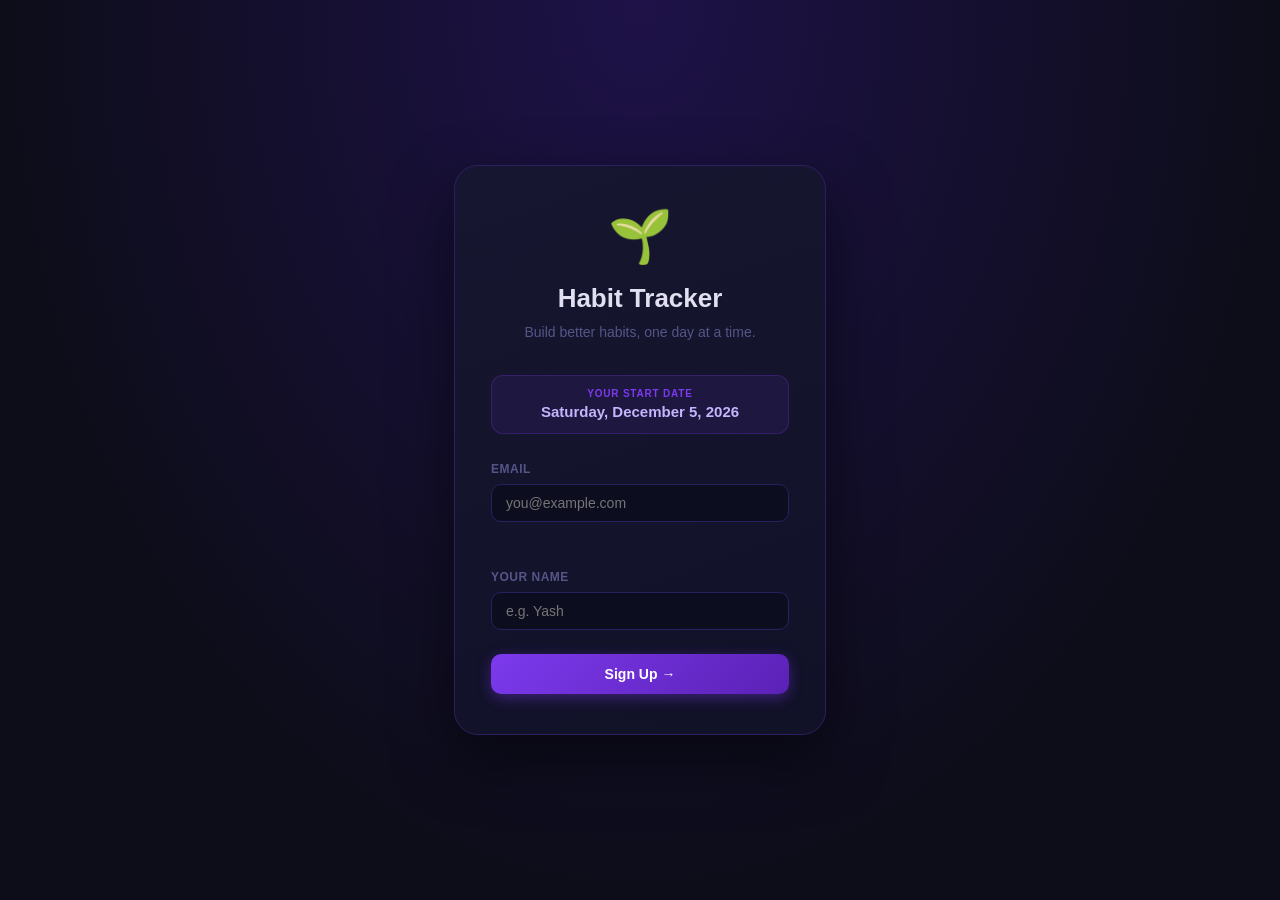
<file: index.html>
<!DOCTYPE html>
<html lang="en">

  <head>
    <meta charset="UTF-8" />
    <meta name="viewport" content="width=device-width, initial-scale=1.0" />
    <title>Habit Tracker</title>
    <link rel="stylesheet" href="style.css" />
  </head>

  <body>

    <!-- ── TOP HEADER ── -->
    <header class="top-header">

      <!-- Row 1: centred quote + profile button anchored top-right -->
      <div class="header-top-row">
        <p class="motivation-quote">Loading quote...</p>
        <button class="profile-btn" id="profile-btn">P</button>
      </div>

      <!-- Row 2: navigation tabs -->
      <nav class="main-nav">
        <button class="nav-btn active-nav" data-section="home">Home</button>
        <button class="nav-btn" data-section="graphs">Graphs</button>
        <button class="nav-btn" data-section="achievements">Achievements</button>
      </nav>

    </header>

    <!-- ── MAIN CONTENT ── -->
    <main>

      <!-- HOME -->
      <section class="page-section" id="home">

        <div class="dot-grid-wrapper">
          <div class="dot-grid-header">
            <span class="dot-grid-title">90-Day Overview</span>
            <div class="dot-legend">
              <span class="legend-item"><span class="legend-dot green"></span>All done</span>
              <span class="legend-item"><span class="legend-dot yellow"></span>Partial</span>
              <span class="legend-item"><span class="legend-dot red"></span>Missed</span>
              <span class="legend-item"><span class="legend-dot future"></span>Future</span>
            </div>
          </div>
          <div class="dot-grid" id="dot-grid"></div>
        </div>

        <div class="progress-section">
          <div class="progress-text">
            <div class="progress-count">0 / 0</div>
            <div class="progress-sublabel">Today's habits done</div>
          </div>
          <div class="progress-bar-wrap">
            <div class="progress-bar-bg">
              <div class="progress-bar-fill" style="width: 0%"></div>
            </div>
            <div class="progress-percent">0%</div>
          </div>
        </div>

        <!-- Date switcher -->
        <div class="date-switcher">
          <button class="date-nav-btn" id="prev-date">&#8249;</button>
          <div class="date-display">
            <span id="active-date-label">Today</span>
            <span id="active-date-value"></span>
          </div>
          <button class="date-nav-btn" id="next-date">&#8250;</button>
          <button class="back-to-today hidden" id="back-to-today">Back to Today</button>
        </div>

        <form class="add-habit-form">
          <input type="text" placeholder="Add a new habit..." />
          <button type="submit">+ Add</button>
        </form>

        <div class="habits-list"></div>
      </section>

      <!-- GRAPHS -->
      <section class="page-section hidden" id="graphs">
        <h2 class="section-title">Graphs</h2>
        <div class="graphs-content" id="graphs-content"></div>
      </section>

      <!-- ACHIEVEMENTS -->
      <section class="page-section hidden" id="achievements">
        <h2 class="section-title">Achievements</h2>
        <div class="achievements-content" id="achievements-content"></div>
      </section>

    </main>

    <!-- ── WELCOME MODAL (first-time users) ── -->
    <div class="modal-overlay hidden" id="welcome-modal">
      <div class="modal">
        <div class="modal-header">
          <h3>Welcome aboard! 🌱</h3>
        </div>
        <div class="modal-body">
          <p class="welcome-msg">
            You're all set! Today is your tracking start date.
            Add your first habit using the input below.
          </p>
          <button class="modal-save" id="welcome-close">Let's go →</button>
        </div>
      </div>
    </div>

    <!-- ── ADD HABIT MODAL (opens before habit is created) ── -->
    <div class="modal-overlay hidden" id="add-habit-modal">
      <div class="modal">
        <div class="modal-header">
          <h3>New Habit</h3>
          <button class="modal-close" id="add-habit-modal-close">&#10005;</button>
        </div>
        <div class="modal-body">

          <label class="modal-label">Habit Name</label>
          <input class="modal-input" id="new-habit-name" type="text" placeholder="e.g. Morning run" />

          <div class="modal-row">
            <div class="modal-field">
              <label class="modal-label">Start Date</label>
              <input class="modal-input" id="new-habit-start" type="date" />
            </div>
            <div class="modal-field">
              <label class="modal-label">Goal Date (optional)</label>
              <input class="modal-input" id="new-habit-goal" type="date" />
            </div>
          </div>

          <label class="modal-label">Description (optional)</label>
          <textarea class="modal-input modal-textarea" id="new-habit-desc"
                    placeholder="What is this habit about?"></textarea>

          <button class="modal-save" id="new-habit-save">Add Habit</button>

        </div>
      </div>
    </div>

    <!-- ── PROFILE MODAL ── -->
    <div class="modal-overlay hidden" id="profile-modal">
      <div class="modal">
        <div class="modal-header">
          <h3>Profile</h3>
          <button class="modal-close" id="profile-modal-close">&#10005;</button>
        </div>
        <div class="modal-body">

          <label class="modal-label">Your Name</label>
          <input class="modal-input" id="profile-name" type="text" placeholder="Enter your name" />

          <!-- Email is read-only — it's the user's unique key -->
          <label class="modal-label">Email</label>
          <input class="modal-input" id="profile-email" type="email" readonly
                 style="opacity:0.5;cursor:not-allowed" />

          <label class="modal-label">Date of Birth</label>
          <input class="modal-input" id="profile-dob" type="date" />

          <label class="modal-label">Bio</label>
          <textarea class="modal-input modal-textarea" id="profile-bio"
                    placeholder="A little about yourself..."></textarea>

          <!-- Member since — read-only, set from user's startDate -->
          <div class="profile-since" id="profile-since"></div>

          <button class="modal-save" id="profile-modal-save">Save Changes</button>
          <button class="modal-danger" id="profile-logout">Log Out</button>

        </div>
      </div>
    </div>

    <!-- ── HABIT DETAIL MODAL ── -->
    <div class="modal-overlay hidden" id="habit-modal">
      <div class="modal modal-wide">
        <div class="modal-header">
          <h3 id="habit-modal-title">Habit Detail</h3>
          <button class="modal-close" id="habit-modal-close">&#10005;</button>
        </div>
        <div class="modal-body">

          <label class="modal-label">Description</label>
          <textarea class="modal-input modal-textarea" id="habit-desc"
                    placeholder="What is this habit about?"></textarea>

          <div class="modal-row">
            <div class="modal-field">
              <label class="modal-label">Start Date</label>
              <input class="modal-input" id="habit-start-date" type="date" />
            </div>
            <div class="modal-field">
              <label class="modal-label">Goal Date</label>
              <input class="modal-input" id="habit-goal-date" type="date" />
            </div>
          </div>

          <div class="modal-toggle-row">
            <span class="modal-label" style="margin-bottom:0">Reminder</span>
            <label class="toggle-switch">
              <input type="checkbox" id="habit-reminder-toggle" />
              <span class="toggle-slider"></span>
            </label>
          </div>

          <div class="reminder-time-section hidden" id="reminder-time-section">
            <label class="modal-label">Reminder Time</label>
            <select class="modal-input modal-select" id="habit-reminder-time">
              <option value="06:00">6:00 AM — Early bird</option>
              <option value="08:00">8:00 AM — Morning</option>
              <option value="12:00">12:00 PM — Midday</option>
              <option value="18:00">6:00 PM — Evening</option>
              <option value="21:00">9:00 PM — Night</option>
            </select>
          </div>

          <!-- Individual habit dot pattern — label and content set by JS -->
          <div class="habit-detail-dots-label" id="habit-detail-dots-label">Progress</div>
          <div class="habit-detail-dots" id="habit-detail-dots"></div>

          <button class="modal-save" id="habit-modal-save">Save Changes</button>

        </div>
      </div>
    </div>

    <script src="script.js"></script>

  </body>

</html>
</file>
<file: style.css>
/* ── Reset & Base ── */
* {
  margin: 0;
  padding: 0;
  box-sizing: border-box;
}

body {
  font-family: 'Segoe UI', sans-serif;
  background-color: #0d0d1a;
  color: #e0e0f0;
  min-height: 100vh;
}

.hidden {
  display: none !important;
}

/* ════════════════════════════════════════
   LOGIN PAGE
════════════════════════════════════════ */
body.login-page {
  display: flex;
  align-items: center;
  justify-content: center;
  background: radial-gradient(ellipse at 50% 0%, #1e1248 0%, #0d0d1a 70%);
}

.login-container {
  width: 100%;
  max-width: 420px;
  padding: 24px;
}

.login-card {
  background: linear-gradient(160deg, #161630, #111128);
  border: 1px solid #2a2060;
  border-radius: 24px;
  padding: 40px 36px;
  text-align: center;
  box-shadow: 0 24px 60px rgba(0,0,0,0.5);
}

.login-logo {
  font-size: 52px;
  display: block;
  margin-bottom: 16px;
}

.login-title {
  font-size: 26px;
  font-weight: 700;
  color: #e0e0f0;
  margin-bottom: 8px;
}

.login-subtitle {
  font-size: 14px;
  color: #555588;
  margin-bottom: 32px;
  line-height: 1.5;
}

.login-form {
  text-align: left;
}

.login-submit {
  margin-top: 8px;
}

.login-date-box {
  background: rgba(124, 58, 237, 0.1);
  border: 1px solid rgba(124, 58, 237, 0.25);
  border-radius: 12px;
  padding: 12px 18px;
  margin-bottom: 28px;
  text-align: center;
}

.login-date-chip {
  display: block;
  font-size: 10px;
  font-weight: 600;
  text-transform: uppercase;
  letter-spacing: 0.8px;
  color: #7c3aed;
  margin-bottom: 4px;
}

.login-date-value {
  font-size: 15px;
  font-weight: 600;
  color: #c4b5fd;
}

.login-status {
  font-size: 13px;
  min-height: 20px;
  margin-bottom: 12px;
  padding: 0 2px;
  line-height: 1.5;
}

.login-status.returning { color: #22c55e; }
.login-status.new       { color: #a78bfa; }
.login-status.error     { color: #f87171; }

/* Member since line in profile modal */
.profile-since {
  font-size: 12px;
  color: #3a3a70;
  text-align: center;
  margin-bottom: 12px;
}

/* ════════════════════════════════════════
   HEADER
════════════════════════════════════════ */
.top-header {
  background: linear-gradient(160deg, #1e1248 0%, #0e1740 100%);
  border-bottom: 1px solid #2a2060;
  padding: 18px 24px 14px;
}

/* Row 1: quote centred, profile button anchored top-right */
.header-top-row {
  position: relative;
  display: flex;
  align-items: center;
  justify-content: center;
  margin-bottom: 14px;
  padding: 0 52px; /* prevent quote from overlapping profile btn */
}

.motivation-quote {
  font-size: 14px;
  font-style: italic;
  color: #fbbf24;
  text-align: center;
  line-height: 1.5;
}

.profile-btn {
  position: absolute;
  right: 0;
  top: 50%;
  transform: translateY(-50%);
  width: 38px;
  height: 38px;
  border-radius: 50%;
  border: 2px solid #7c3aed;
  background: linear-gradient(135deg, #4c1d95, #1e1b4b);
  color: #c4b5fd;
  font-size: 13px;
  font-weight: bold;
  cursor: pointer;
  transition: border-color 0.2s, transform 0.15s;
}

.profile-btn:hover {
  border-color: #a78bfa;
  transform: translateY(-50%) scale(1.05);
}

/* Row 2: nav tabs centred */
.main-nav {
  display: flex;
  justify-content: center;
  gap: 6px;
  background-color: rgba(0,0,0,0.3);
  padding: 5px;
  border-radius: 12px;
  border: 1px solid #2a2060;
  width: fit-content;
  margin: 0 auto;
}

.nav-btn {
  padding: 8px 22px;
  border: none;
  border-radius: 8px;
  background-color: transparent;
  color: #6b6b99;
  cursor: pointer;
  font-size: 14px;
  font-weight: 500;
  transition: background-color 0.2s, color 0.2s;
}

.nav-btn:hover {
  background-color: rgba(124, 58, 237, 0.15);
  color: #c4b5fd;
}

.active-nav {
  background-color: #7c3aed;
  color: #ffffff;
  box-shadow: 0 2px 12px rgba(124, 58, 237, 0.4);
}

/* ════════════════════════════════════════
   MAIN
════════════════════════════════════════ */
main {
  max-width: 820px;
  margin: 32px auto;
  padding: 0 20px;
}

.section-title {
  font-size: 20px;
  font-weight: 700;
  color: #e0e0f0;
  margin-bottom: 20px;
}

/* ════════════════════════════════════════
   HOME — greeting strip
════════════════════════════════════════ */
.home-greeting {
  display: flex;
  justify-content: space-between;
  align-items: baseline;
  margin-bottom: 20px;
}

.home-greeting h2 {
  font-size: 22px;
  font-weight: 700;
  color: #fff;
}

.home-date-label {
  font-size: 13px;
  color: #555588;
}

/* ════════════════════════════════════════
   DOT GRID
════════════════════════════════════════ */
.dot-grid-wrapper {
  background: linear-gradient(135deg, #111130, #0e0e28);
  border: 1px solid #1e1e50;
  border-radius: 18px;
  padding: 20px 22px;
  margin-bottom: 20px;
}

.dot-grid-header {
  display: flex;
  justify-content: space-between;
  align-items: center;
  margin-bottom: 14px;
}

.dot-grid-title {
  font-size: 12px;
  font-weight: 600;
  color: #555588;
  text-transform: uppercase;
  letter-spacing: 0.8px;
}

.dot-legend {
  display: flex;
  gap: 12px;
}

.legend-item {
  display: flex;
  align-items: center;
  gap: 5px;
  font-size: 11px;
  color: #555588;
}

.legend-dot {
  width: 9px;
  height: 9px;
  border-radius: 2px;
}

.legend-dot.green  { background-color: #16a34a; }
.legend-dot.yellow { background-color: #ca8a04; }
.legend-dot.red    { background-color: #dc2626; }
.legend-dot.future { background-color: #1a1a40; }

.dot-grid {
  display: grid;
  grid-template-columns: repeat(13, 1fr);
  gap: 6px;
}

.dot {
  aspect-ratio: 1;
  border-radius: 3px;
  background-color: #1a1a40;
  cursor: default;
  transition: transform 0.12s, opacity 0.12s;
}

.dot:hover { transform: scale(1.4); }

.dot.green   { background-color: #16a34a; }
.dot.yellow  { background-color: #ca8a04; }
.dot.red     { background-color: #dc2626; }
.dot.future  { background-color: #1a1a40; opacity: 0.5; }
.dot.default { background-color: #1a1a40; opacity: 0.3; }

/* Highlight ring for today's dot */
.dot.today {
  box-shadow: 0 0 0 2px #a78bfa, 0 0 8px rgba(167, 139, 250, 0.45);
}

/* ════════════════════════════════════════
   PROGRESS BAR
════════════════════════════════════════ */
.progress-section {
  background: linear-gradient(135deg, #111130, #0e0e28);
  border: 1px solid #1e1e50;
  border-radius: 14px;
  padding: 16px 20px;
  margin-bottom: 16px;
  display: flex;
  align-items: center;
  gap: 16px;
}

.progress-text {
  flex-shrink: 0;
}

.progress-count {
  font-size: 22px;
  font-weight: 700;
  color: #a78bfa;
  line-height: 1;
}

.progress-sublabel {
  font-size: 12px;
  color: #555588;
  margin-top: 2px;
}

.progress-bar-wrap {
  flex: 1;
}

.progress-bar-bg {
  height: 8px;
  background-color: #1a1a40;
  border-radius: 99px;
  overflow: hidden;
}

.progress-bar-fill {
  height: 100%;
  background: linear-gradient(90deg, #7c3aed, #06b6d4);
  border-radius: 99px;
  transition: width 0.5s ease;
}

.progress-percent {
  font-size: 12px;
  color: #555588;
  text-align: right;
  margin-top: 5px;
}

/* ════════════════════════════════════════
   DATE SWITCHER
════════════════════════════════════════ */
.date-switcher {
  display: flex;
  align-items: center;
  gap: 10px;
  margin-bottom: 16px;
  background: linear-gradient(135deg, #111130, #0e0e28);
  border: 1px solid #1e1e50;
  border-radius: 14px;
  padding: 10px 14px;
}

.date-nav-btn {
  background: rgba(124,58,237,0.1);
  border: 1px solid #2a2060;
  color: #7c6fad;
  width: 30px;
  height: 30px;
  border-radius: 8px;
  font-size: 18px;
  cursor: pointer;
  display: flex;
  align-items: center;
  justify-content: center;
  transition: background-color 0.2s, color 0.2s;
}

.date-nav-btn:hover {
  background-color: rgba(124,58,237,0.25);
  color: #c4b5fd;
}

.date-display {
  flex: 1;
  display: flex;
  flex-direction: column;
}

#active-date-label {
  font-size: 14px;
  font-weight: 600;
  color: #c4b5fd;
}

#active-date-value {
  font-size: 11px;
  color: #3a3a70;
}

.back-to-today {
  padding: 5px 12px;
  border: 1px solid #7c3aed;
  border-radius: 8px;
  background: rgba(124,58,237,0.15);
  color: #c4b5fd;
  font-size: 12px;
  cursor: pointer;
  white-space: nowrap;
  transition: background-color 0.2s;
}

.back-to-today:hover {
  background: rgba(124,58,237,0.3);
}

/* ════════════════════════════════════════
   ADD HABIT FORM
════════════════════════════════════════ */
.add-habit-form {
  display: flex;
  gap: 8px;
  margin-bottom: 20px;
}

.add-habit-form input {
  flex: 1;
  padding: 12px 16px;
  border: 1px solid #1e1e50;
  border-radius: 12px;
  background-color: #111130;
  color: #e0e0f0;
  font-size: 14px;
  outline: none;
  transition: border-color 0.2s;
}

.add-habit-form input::placeholder { color: #3a3a70; }
.add-habit-form input:focus { border-color: #7c3aed; }

.add-habit-form button {
  padding: 12px 20px;
  border: none;
  border-radius: 12px;
  background: linear-gradient(135deg, #7c3aed, #5b21b6);
  color: #fff;
  font-size: 14px;
  cursor: pointer;
  font-weight: 600;
  white-space: nowrap;
  transition: opacity 0.2s, transform 0.1s;
  box-shadow: 0 2px 12px rgba(124,58,237,0.35);
}

.add-habit-form button:hover {
  opacity: 0.9;
  transform: translateY(-1px);
}

/* ════════════════════════════════════════
   EMPTY STATE
════════════════════════════════════════ */
.empty-state {
  text-align: center;
  padding: 40px 20px;
  color: #3a3a70;
}

.empty-state-icon {
  font-size: 48px;
  display: block;
  margin-bottom: 14px;
}

.empty-state h3 {
  font-size: 18px;
  color: #555588;
  margin-bottom: 8px;
}

.empty-state p {
  font-size: 14px;
  line-height: 1.5;
}

/* ════════════════════════════════════════
   HABIT CARDS
════════════════════════════════════════ */
.habits-list {
  display: flex;
  flex-direction: column;
  gap: 10px;
}

.habit-card {
  display: flex;
  align-items: center;
  gap: 14px;
  padding: 14px 18px;
  background: linear-gradient(135deg, #111130, #0f0f2a);
  border-radius: 14px;
  border: 1px solid #1e1e50;
  border-left: 4px solid #1e1e50;
  transition: border-color 0.2s, transform 0.1s, box-shadow 0.2s;
  cursor: default;
}

.habit-card:hover {
  transform: translateY(-1px);
  box-shadow: 0 4px 20px rgba(0,0,0,0.3);
}

.habit-card.done {
  border-left-color: #16a34a;
  background: linear-gradient(135deg, #0a1a12, #0d1a14);
}

.habit-card.streak-hot {
  border-left-color: #f59e0b;
}

.habit-checkbox {
  width: 24px;
  height: 24px;
  border: 2px solid #2a2060;
  border-radius: 7px;
  cursor: pointer;
  flex-shrink: 0;
  display: flex;
  align-items: center;
  justify-content: center;
  font-size: 13px;
  transition: background-color 0.2s, border-color 0.2s, transform 0.1s;
}

.habit-checkbox:hover { transform: scale(1.1); }

.habit-checkbox.checked {
  background-color: #16a34a;
  border-color: #16a34a;
  color: #fff;
}

.habit-info {
  flex: 1;
  cursor: pointer;
  min-width: 0;
}

.habit-name {
  font-size: 15px;
  font-weight: 500;
  color: #e0e0f0;
  transition: color 0.2s;
  white-space: nowrap;
  overflow: hidden;
  text-overflow: ellipsis;
}

.habit-info:hover .habit-name { color: #c4b5fd; }

.habit-meta {
  display: flex;
  align-items: center;
  gap: 10px;
  margin-top: 3px;
}

.habit-streak {
  font-size: 12px;
  color: #555588;
}

.habit-desc-preview {
  font-size: 12px;
  color: #3a3a70;
  overflow: hidden;
  text-overflow: ellipsis;
  white-space: nowrap;
  max-width: 200px;
}

.habit-open-hint {
  font-size: 11px;
  color: #2a2060;
  transition: color 0.2s;
}

.habit-info:hover .habit-open-hint { color: #7c3aed; }

.habit-delete {
  background: none;
  border: none;
  color: #2a2060;
  font-size: 15px;
  cursor: pointer;
  padding: 6px 8px;
  border-radius: 8px;
  transition: color 0.2s, background-color 0.2s;
  flex-shrink: 0;
}

.habit-delete:hover {
  color: #dc2626;
  background-color: rgba(220,38,38,0.1);
}

/* ════════════════════════════════════════
   GRAPHS
════════════════════════════════════════ */
.graphs-content {
  display: flex;
  flex-direction: column;
  gap: 20px;
}

.graph-card {
  background: linear-gradient(135deg, #111130, #0e0e28);
  border: 1px solid #1e1e50;
  border-radius: 18px;
  padding: 22px 24px;
}

.graph-card h3 {
  font-size: 13px;
  font-weight: 600;
  color: #555588;
  text-transform: uppercase;
  letter-spacing: 0.8px;
  margin-bottom: 20px;
}

/* Stats boxes */
.stats-row {
  display: grid;
  grid-template-columns: repeat(4, 1fr);
  gap: 12px;
}

.stat-box {
  background: rgba(0,0,0,0.3);
  border: 1px solid #1e1e50;
  border-radius: 12px;
  padding: 18px 12px;
  text-align: center;
}

.stat-value {
  font-size: 30px;
  font-weight: 700;
  background: linear-gradient(135deg, #a78bfa, #60a5fa);
  -webkit-background-clip: text;
  -webkit-text-fill-color: transparent;
  background-clip: text;
}

.stat-label {
  font-size: 12px;
  color: #555588;
  margin-top: 5px;
}

/* Line graph (SVG injected via JS) */
.line-graph-wrap {
  width: 100%;
  overflow-x: auto;
}

.line-graph-wrap svg {
  display: block;
  width: 100%;
  height: auto;
}

/* Per-habit graph card */
.habit-graph-card {
  background: linear-gradient(135deg, #111130, #0e0e28);
  border: 1px solid #1e1e50;
  border-radius: 18px;
  padding: 20px 24px;
}

.habit-graph-name {
  font-size: 15px;
  font-weight: 600;
  color: #c4b5fd;
  margin-bottom: 4px;
}

.habit-graph-stats {
  font-size: 12px;
  color: #555588;
  margin-bottom: 16px;
}

.habit-graph-label {
  font-size: 11px;
  font-weight: 600;
  text-transform: uppercase;
  letter-spacing: 0.6px;
  color: #3a3a70;
  margin-bottom: 8px;
}

/* Mini bar chart (per-habit daily log) */
.mini-bar-chart {
  display: flex;
  align-items: flex-end;
  gap: 2px;
  height: 44px;
  background: rgba(0,0,0,0.25);
  padding: 6px 8px 0;
  border-radius: 8px;
  overflow-x: auto;
  scrollbar-width: none; /* hide scrollbar on Firefox */
}

.mini-bar-chart::-webkit-scrollbar { display: none; }

.mini-bar {
  flex-shrink: 0;
  width: 6px;
  border-radius: 2px 2px 0 0;
  transition: opacity 0.1s;
}

.mini-bar:hover { opacity: 0.75; }

.mini-bar.done { height: 100%; background: linear-gradient(180deg, #22c55e, #16a34a); }
.mini-bar.miss { height: 28%; background: #1e1e50; }
.mini-bar.upcoming { height: 10%; background: #2a2060; }

/* ════════════════════════════════════════
   ACHIEVEMENTS
════════════════════════════════════════ */
.achievements-content {
  display: grid;
  grid-template-columns: repeat(auto-fill, minmax(180px, 1fr));
  gap: 12px;
}

.badge-card {
  background: linear-gradient(135deg, #111130, #0e0e28);
  border: 1px solid #1e1e50;
  border-radius: 16px;
  padding: 22px 16px 18px;
  text-align: center;
  transition: transform 0.15s, box-shadow 0.15s;
}

.badge-card.unlocked {
  border-color: #4c1d95;
  background: linear-gradient(135deg, #140e30, #0e1a30);
  box-shadow: 0 0 20px rgba(124,58,237,0.15);
}

.badge-card:hover { transform: translateY(-2px); }

.badge-icon {
  font-size: 34px;
  display: block;
  margin-bottom: 12px;
  filter: grayscale(1) opacity(0.25);
  transition: filter 0.3s;
}

.badge-card.unlocked .badge-icon { filter: none; }

.badge-name {
  font-size: 13px;
  font-weight: 700;
  color: #2a2060;
  margin-bottom: 6px;
}

.badge-card.unlocked .badge-name { color: #c4b5fd; }

.badge-desc {
  font-size: 11px;
  color: #252550;
  line-height: 1.5;
}

.badge-card.unlocked .badge-desc { color: #6b6b99; }

.badge-status {
  display: inline-block;
  margin-top: 12px;
  font-size: 10px;
  font-weight: 600;
  letter-spacing: 0.5px;
  text-transform: uppercase;
  color: #252550;
  background-color: rgba(0,0,0,0.3);
  padding: 3px 10px;
  border-radius: 99px;
}

.badge-card.unlocked .badge-status {
  color: #22c55e;
  background-color: rgba(22,163,74,0.15);
}

/* ════════════════════════════════════════
   MODALS
════════════════════════════════════════ */
.modal-overlay {
  position: fixed;
  inset: 0;
  background-color: rgba(0,0,0,0.8);
  display: flex;
  align-items: center;
  justify-content: center;
  z-index: 999;
  padding: 20px;
}

.modal {
  background: linear-gradient(160deg, #161630, #111128);
  border: 1px solid #2a2060;
  border-radius: 20px;
  padding: 28px;
  width: 380px;
  max-height: 90vh;
  overflow-y: auto;
  box-shadow: 0 20px 60px rgba(0,0,0,0.5);
}

.modal-wide { width: 520px; }

.modal-header {
  display: flex;
  justify-content: space-between;
  align-items: center;
  margin-bottom: 22px;
}

.modal-header h3 {
  font-size: 17px;
  font-weight: 700;
  color: #e0e0f0;
}

.modal-close {
  background: rgba(220,38,38,0.1);
  border: none;
  color: #7c6fad;
  font-size: 15px;
  cursor: pointer;
  width: 30px;
  height: 30px;
  border-radius: 8px;
  display: flex;
  align-items: center;
  justify-content: center;
  transition: background-color 0.2s, color 0.2s;
}

.modal-close:hover {
  background: rgba(220,38,38,0.25);
  color: #dc2626;
}

.modal-label {
  display: block;
  font-size: 12px;
  font-weight: 600;
  text-transform: uppercase;
  letter-spacing: 0.5px;
  color: #555588;
  margin-bottom: 8px;
}

.modal-input {
  width: 100%;
  padding: 10px 14px;
  background-color: #0d0d20;
  border: 1px solid #2a2060;
  border-radius: 10px;
  color: #e0e0f0;
  font-size: 14px;
  outline: none;
  margin-bottom: 16px;
  transition: border-color 0.2s;
}

.modal-input:focus { border-color: #7c3aed; }
.modal-textarea { resize: vertical; min-height: 80px; font-family: inherit; }
.modal-select { cursor: pointer; }

.modal-row { display: flex; gap: 12px; }
.modal-field { flex: 1; }

.modal-save {
  width: 100%;
  padding: 12px;
  background: linear-gradient(135deg, #7c3aed, #5b21b6);
  color: #fff;
  border: none;
  border-radius: 10px;
  font-size: 14px;
  cursor: pointer;
  font-weight: 600;
  margin-top: 8px;
  box-shadow: 0 4px 14px rgba(124,58,237,0.4);
  transition: opacity 0.2s, transform 0.1s;
}

.modal-save:hover { opacity: 0.9; transform: translateY(-1px); }

/* Danger/logout button */
.modal-danger {
  width: 100%;
  padding: 10px;
  background: transparent;
  color: #dc2626;
  border: 1px solid rgba(220,38,38,0.3);
  border-radius: 10px;
  font-size: 13px;
  cursor: pointer;
  font-weight: 500;
  margin-top: 8px;
  transition: background-color 0.2s, border-color 0.2s;
}

.modal-danger:hover {
  background: rgba(220,38,38,0.1);
  border-color: rgba(220,38,38,0.6);
}

/* Welcome modal message */
.welcome-msg {
  font-size: 14px;
  color: #c4b5fd;
  line-height: 1.7;
  margin-bottom: 20px;
  text-align: center;
}

/* Reminder toggle */
.modal-toggle-row {
  display: flex;
  align-items: center;
  justify-content: space-between;
  padding: 12px 14px;
  background-color: #0d0d20;
  border: 1px solid #2a2060;
  border-radius: 10px;
  margin-bottom: 16px;
}

.toggle-switch {
  position: relative;
  display: inline-block;
  width: 44px;
  height: 24px;
}

.toggle-switch input { opacity: 0; width: 0; height: 0; }

.toggle-slider {
  position: absolute;
  inset: 0;
  background-color: #2a2060;
  border-radius: 99px;
  cursor: pointer;
  transition: background-color 0.2s;
}

.toggle-slider::before {
  content: '';
  position: absolute;
  width: 18px;
  height: 18px;
  left: 3px;
  top: 3px;
  background-color: #7c6fad;
  border-radius: 50%;
  transition: transform 0.2s;
}

.toggle-switch input:checked + .toggle-slider { background-color: #7c3aed; }
.toggle-switch input:checked + .toggle-slider::before {
  transform: translateX(20px);
  background-color: #fff;
}

/* Habit detail dots */
.habit-detail-dots-label {
  font-size: 12px;
  font-weight: 600;
  text-transform: uppercase;
  letter-spacing: 0.5px;
  color: #555588;
  margin-bottom: 10px;
  margin-top: 4px;
}

.habit-detail-dots {
  display: flex;
  flex-wrap: wrap;
  gap: 5px;
  margin-bottom: 20px;
  background-color: #0d0d20;
  padding: 14px;
  border-radius: 12px;
  border: 1px solid #1e1e50;
}

.habit-detail-dots .dot {
  width: 14px;
  height: 14px;
  flex-shrink: 0;
}

/* ════════════════════════════════════════
   PLACEHOLDER / EMPTY
════════════════════════════════════════ */
.placeholder-text {
  color: #2a2060;
  font-size: 14px;
  text-align: center;
  margin-top: 80px;
}

/* ════════════════════════════════════════
   MOBILE
════════════════════════════════════════ */
@media (max-width: 600px) {
  .header-top-row { padding: 0 48px; }
  .motivation-quote { font-size: 13px; }
  .nav-btn { padding: 8px 14px; font-size: 13px; }
  .dot-grid { grid-template-columns: repeat(9, 1fr); gap: 5px; }
  .stats-row { grid-template-columns: repeat(2, 1fr); }
  .achievements-content { grid-template-columns: repeat(2, 1fr); }
  .modal-wide { width: 100%; }
  .modal-row { flex-direction: column; gap: 0; }
  main { margin: 20px auto; padding: 0 14px; }
  .habit-desc-preview { display: none; }
  .login-card { padding: 32px 22px; }
}
</file>
